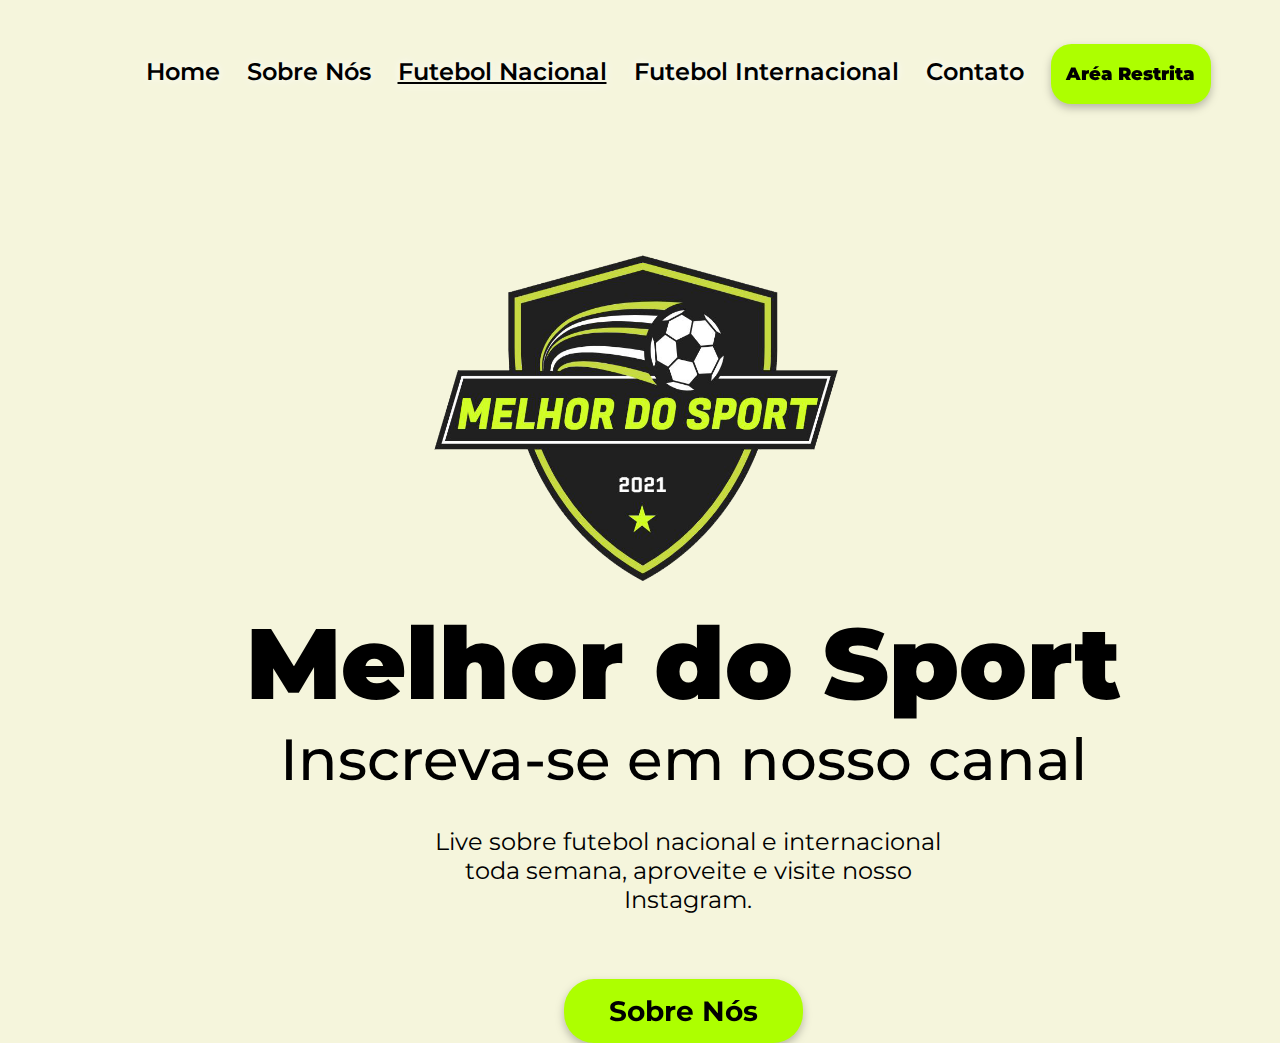
<file: index.html>
<!DOCTYPE html>
<html lang="pt-br">
    <head>
        <meta charset="UTF-8">
        <meta http-equiv="X-UA-Compatible" content="IE=edge">
        <meta name="viewport" content="width=device-width, initial-scale=1.0">
        <link href="./styles.css" rel="stylesheet">
        <link rel="preconnect" href="https://fonts.googleapis.com">
        <link rel="preconnect" href="https://fonts.gstatic.com" crossorigin>
        <link
            href="https://fonts.googleapis.com/css2?family=Lobster&family=Montserrat:wght@400;500;600;700;900&family=Open+Sans:wght@300&display=swap"
            rel="stylesheet">
        <title>Melhor do Sport</title>
    </head>
    <body>
      
        <header>
            <a class="link-header">Home</a>
            <a class="link-header">Sobre Nós</a>
            <a class="link-header" href="./futebol-nacional.html">Futebol Nacional</a>
            <a class="link-header">Futebol Internacional</a>
            <a class="link-header">Contato</a>
            
            <button class="button-header">Aréa Restrita</button>
        </header>
        <main>
            <img src="./img/logo oficial.png" alt="we-care-Logo" class="logo-image"/>
            
            <section>
            <h1>Melhor do Sport</h1>
            <h2>Inscreva-se em nosso canal</h2>
            <p>Live sobre futebol nacional e internacional toda semana, aproveite e visite
                nosso Instagram.</p>
            <button class="button-main">Sobre Nós</button>
        </section>
        
    </main>
    </body>
</html>
</file>
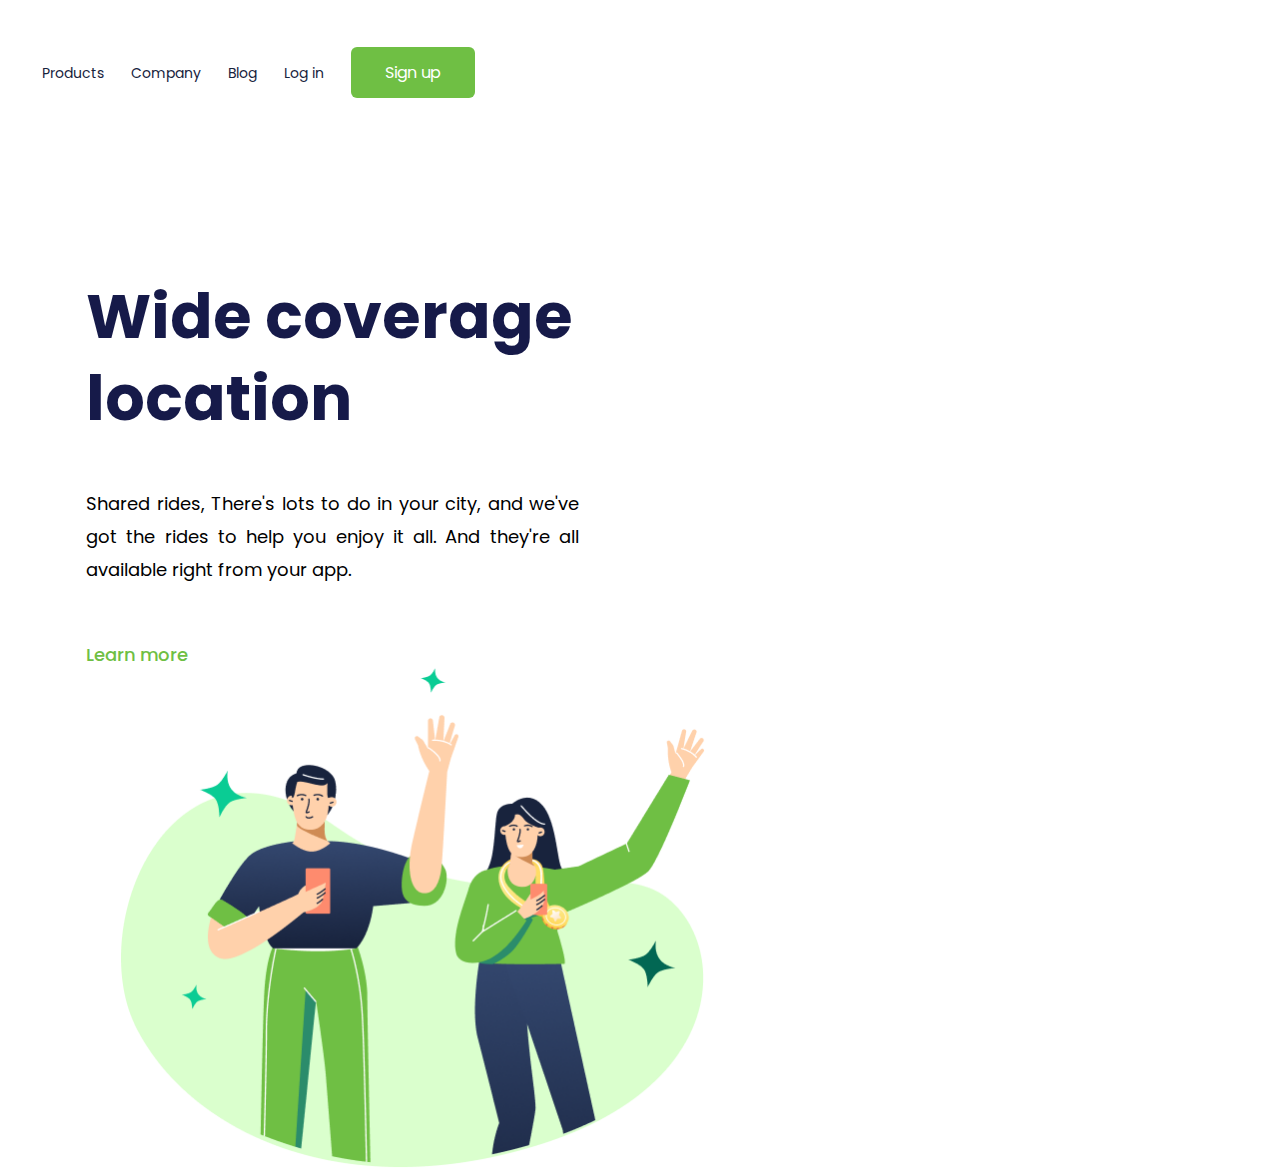
<file: Projeto Desafio CSS Parte 1/index.html>
<!DOCTYPE html>
<html lang="pt-br">
    <head>
        <meta charset="UTF-8">
        <meta http-equiv="X-UA-Compatible" content="IE=edge">
        <meta name="viewport" content="width=device-width, initial-scale=1.0">
        <link href="./styles.css" rel="stylesheet">
        <link rel="preconnect" href="https://fonts.googleapis.com">
        <link rel="preconnect" href="https://fonts.gstatic.com" crossorigin>
        <link
            href="https://fonts.googleapis.com/css2?family=Poppins:wght@400;500;700&display=swap"
            rel="stylesheet">
        <title>Desafio CSS</title>
    </head>
    <body>
        <header>
            <a class="menu">Products</a>
            <a class="menu">Company</a>
            <a class="menu">Blog</a>
            <a class="menu">Log in</a>
            <button class="button-sign">Sign up</button>
        </header>
        
        <main>
           
            <section>
                <h1>Wide coverage location</h1>
                <p>Shared rides, There's lots to do in your city, and
                    we've got the rides to help you enjoy it all. And
                    they're all available right from your app.</p>
                <a class="link-more">Learn more</a>

            </section>
            <img src="./Logo.png" alt="logo-empresa" class="logo"/>
        </main>
    </body>
</html>
</file>
<file: styles.css>
* {
    font-family: 'Montserrat', sans-serif;
    margin: 0;
    padding: 0;
    box-sizing: border-box;
    background-color: #F5F5DC;
    
}

header {
    margin: 44px 0px 144px 76px;
    text-align: center;
    
}
a:hover{
color:green;
}


.link-header {
    font-weight: 600;
    font-size: 24px;
    line-height: 29px;
    color: #000000;
    cursor: pointer;
    margin-right: 23px;
    text-shadow: 0 0 10px white;
}

.button-header {
    background: #ADFF00;
    border-radius: 20.5px;
    width: 160px;
    height: 60px;
    border: none;
    font-weight: 900;
    font-size: 18px;
    line-height: 29px;
    color: black;
    cursor: pointer;
     filter: drop-shadow(0px 4px 4px rgba(0, .0, .0, 0.25));
}
main{
    text-align: center;
}


.logo-image {
   
    width: 429px;
    height: 340px;
display: inline-block;
    margin-bottom: 10px;
}
    


section {
    display: inline-block;
    margin-left: 86px;
    text-align: center;
}

h1 {
    font-weight: 900;
    font-size: 100px;
    line-height: 122px;
    color: black;
}

h2 {
    font-weight: 500;
    font-size: 58px;
    line-height: 71px;
    color: black;
}

p {
    font-weight: 400;
    font-size: 24px;
    line-height: 29px;
    color: black;
    width: 515px;
    margin-top: 32px;
    margin-bottom: 65px;
    text-align: center;
    margin-left: 185px;
}

.button-main {
    background: #ADFF00;
    border-radius: 30px;
    width: 239px;
    height: 64px;
    border: none;
    cursor: pointer;
    filter: drop-shadow(0px 4px 4px rgba(0, .0, .0, 0.25));
    font-weight: 700;
    font-size: 28px;
    line-height: 34.13px;
    color: #000000;
}
</file>
<file: Projeto Desafio CSS Parte 1/styles.css>
* {
    font-family: 'Poppins', sans-serif;
    margin: 0;
    padding: 0;
    box-sizing: border-box;
}

header {
    margin: 47px 0px 178px 42px;
}

.menu {
    Font-size: 14px;
    font-weight: 400;
    color: #17233D;
    cursor: pointer;
    line-height: 21px;
    margin-right: 23px;
}

.button-sign {
    color: white;
    width: 124px;
    height: 51px;
    border: none;
    background: #6FBF44;
    font-size: 16px;
    border-radius: 6px;
    cursor: pointer;
    line-height: 24px;
}

.logo {
    Width: 595.18px;
    Height: 500px;
    margin-left: 121px;
    display: inline-block;
}

section {
    display: inline-block;
    margin-left: 86px;
}

h1 {
    width: 582px;
    font-weight: 700;
    font-size: 62px;
    line-height: 82px;
    color: #161A49;
    margin-bottom: 47px;
}

p {
    width: 493px;
    font-weight: 400;
    font-size: 18px;
    Line-height: 33px;
    text-align: justify;
    margin-bottom: 55px;

}

.link-more {
    font-weight: 500;
    width: 112px;
    font-size: 18px;
    line-height: 27px;
    color: #6FBF44;
    cursor: pointer;
}

@media screen and (max-width: 900px) {
    header {
        position: static;
    }

header{
    width: 90%;
    margin-top: 10px;

}



    h1{
font-size: 30px;
line-height: 30px;
width: auto;
text-align: center;
margin: 0 auto;
margin-left: 13%;




}
.logo{
position: static;
max-width: 90%;
width: 100%;
height: 100%;
margin: 0 auto;
margin-left: 20px;
margin-top: -45%;

}
section{
margin: 0;

}

p{
    width: 95%;
    text-align: justify;
    margin-left: 7px;

}
}
</file>
